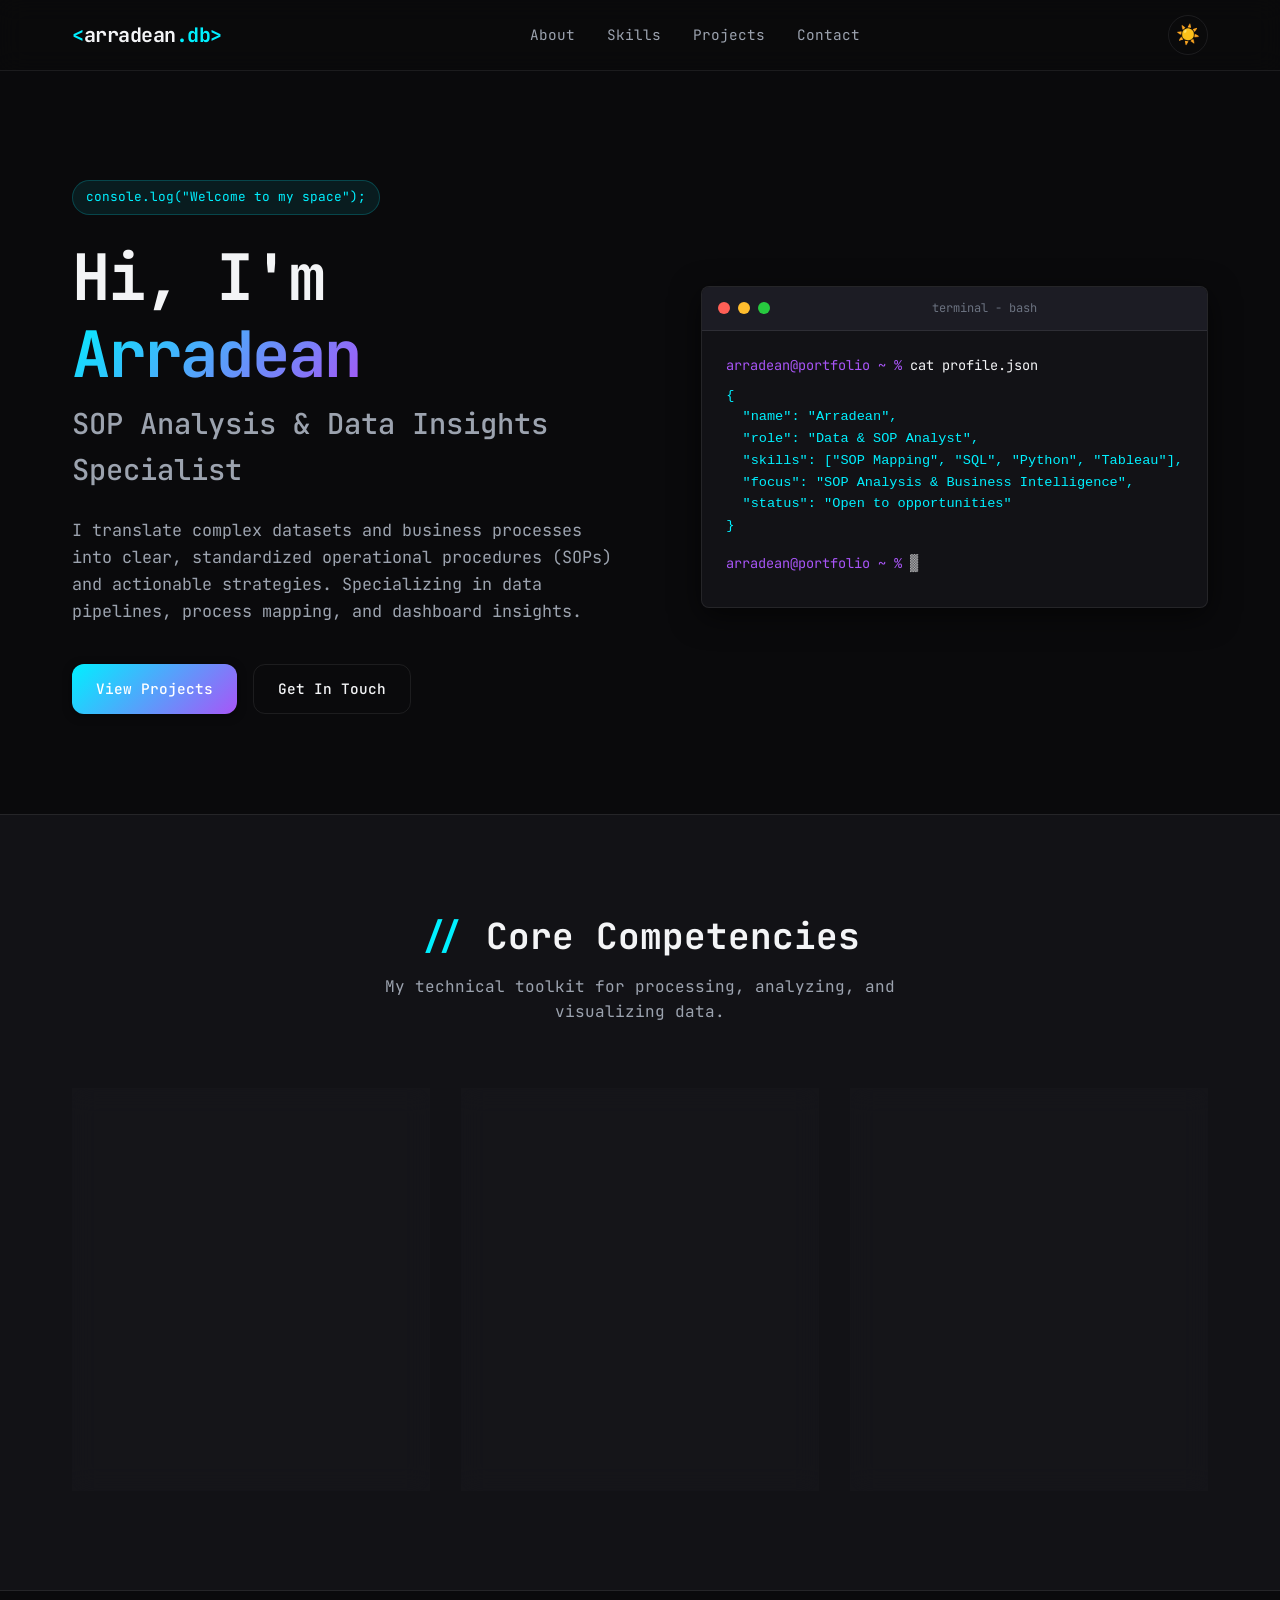
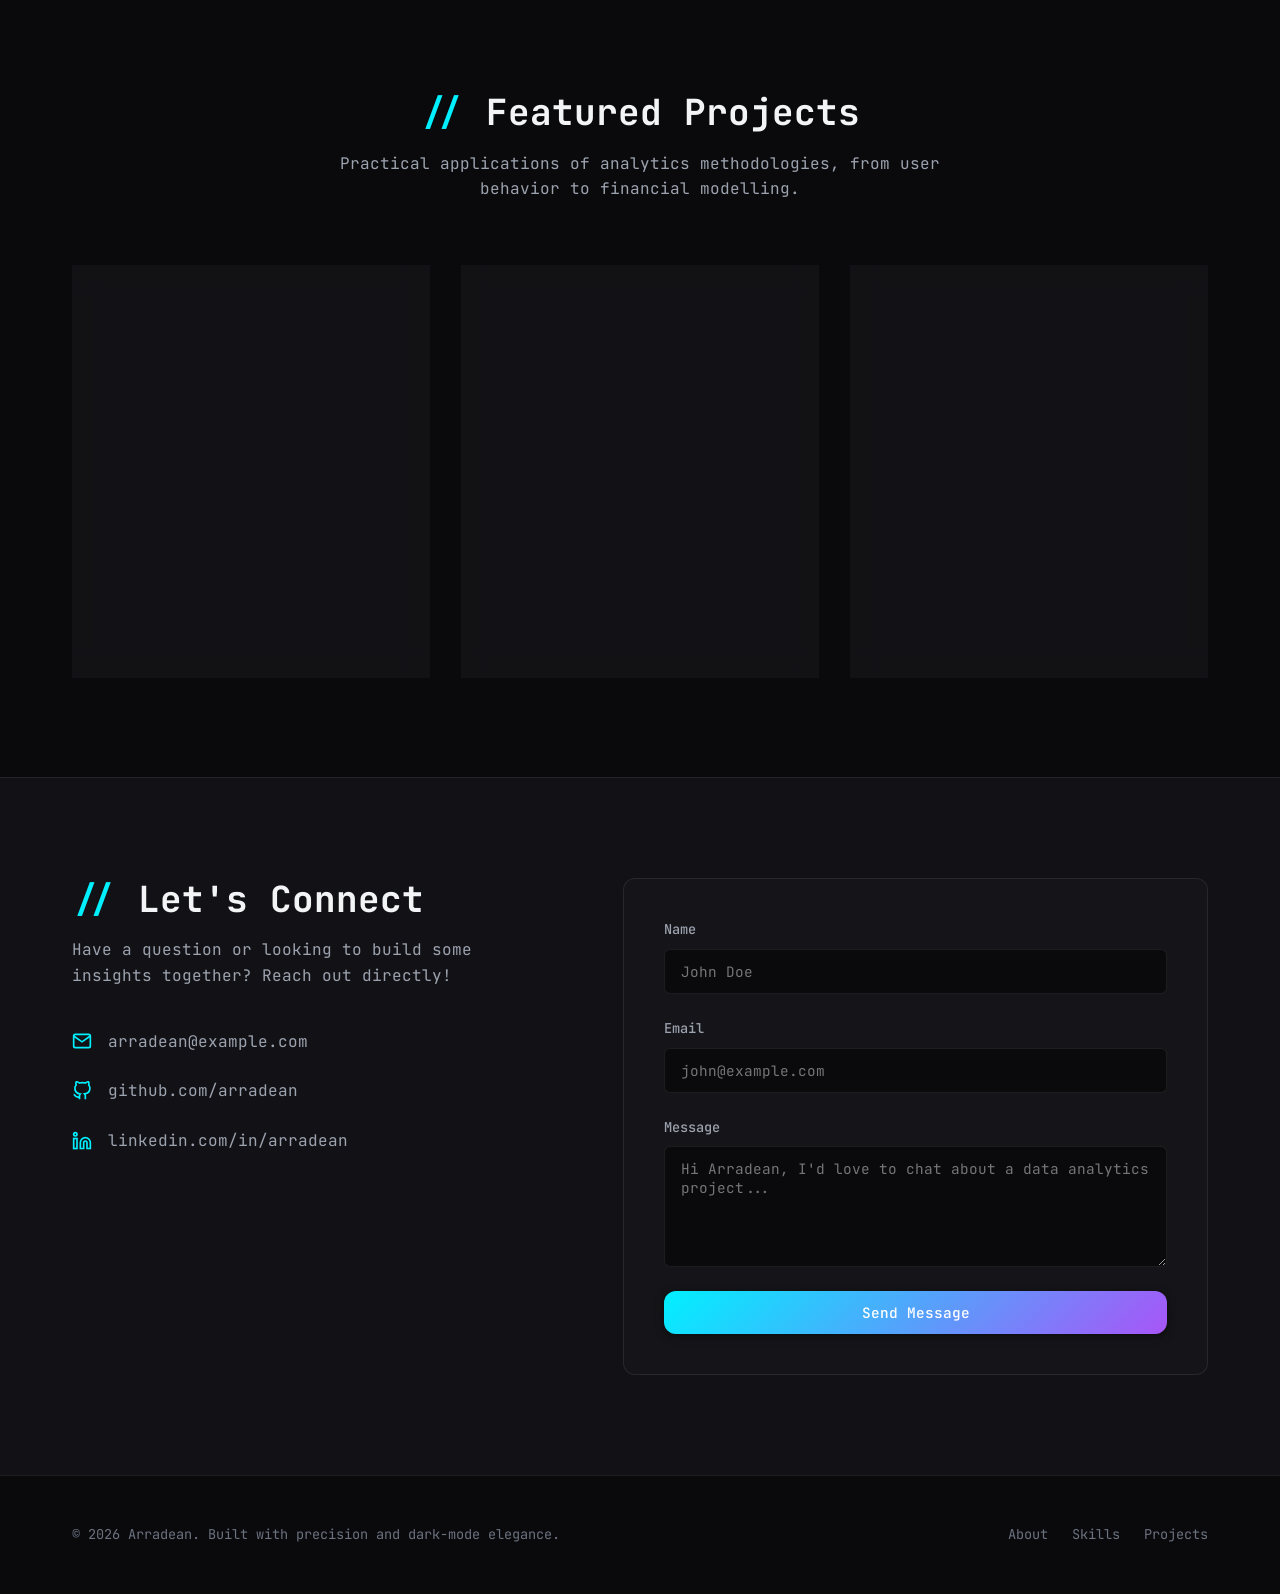
<file: index.html>
<!DOCTYPE html>
<html lang="en">
<head>
  <meta charset="UTF-8">
  <meta name="viewport" content="width=device-width, initial-scale=1.0">
  <title>Arradean | Data Analyst Portfolio</title>
  <meta name="description" content="Portfolio of Arradean, a professional Data Analyst specializing in SQL, Python, Tableau, and business insights.">
  <link rel="stylesheet" href="style.css">
  <!-- Google Fonts: JetBrains Mono & Inter -->
  <link rel="preconnect" href="https://fonts.googleapis.com">
  <link rel="preconnect" href="https://fonts.gstatic.com" crossorigin>
  <link href="https://fonts.googleapis.com/css2?family=Inter:wght@300;400;500;600;700&family=JetBrains+Mono:wght@300;400;500;700&display=swap" rel="stylesheet">
</head>
<body>

  <!-- Navigation -->
  <header id="site-header">
    <div class="container nav-container">
      <a href="#" class="logo">
        <span class="accent">&lt;</span>arradean<span class="accent">.db&gt;</span>
      </a>
      <nav id="main-nav">
        <ul>
          <li><a href="#about" class="nav-link">About</a></li>
          <li><a href="#skills" class="nav-link">Skills</a></li>
          <li><a href="#projects" class="nav-link">Projects</a></li>
          <li><a href="#contact" class="nav-link">Contact</a></li>
        </ul>
      </nav>
      <div class="theme-switch-container">
        <button id="theme-toggle" class="btn-icon" aria-label="Toggle Light/Dark Theme">
          <!-- Icon will be dynamically injected by JS -->
        </button>
      </div>
    </div>
  </header>

  <!-- Hero Section -->
  <section id="about" class="hero-section">
    <div class="container hero-container">
      <div class="hero-content">
        <div class="badge">console.log("Welcome to my space");</div>
        <h1 class="hero-title">Hi, I'm <span class="text-gradient">Arradean</span></h1>
        <p class="hero-subtitle">SOP Analysis & Data Insights Specialist</p>
        <p class="hero-description">
          I translate complex datasets and business processes into clear, standardized operational procedures (SOPs) and actionable strategies. Specializing in data pipelines, process mapping, and dashboard insights.
        </p>
        <div class="hero-actions">
          <a href="#projects" class="btn btn-primary" id="btn-hero-projects">View Projects</a>
          <a href="#contact" class="btn btn-secondary" id="btn-hero-contact">Get In Touch</a>
        </div>
      </div>
      <div class="hero-visual">
        <div class="console-box">
          <div class="console-header">
            <span class="dot red"></span>
            <span class="dot yellow"></span>
            <span class="dot green"></span>
            <span class="console-title">terminal - bash</span>
          </div>
          <div class="console-body">
            <p class="console-line"><span class="c-prompt">arradean@portfolio ~ %</span> cat profile.json</p>
            <pre class="console-output"><code>{
  "name": "Arradean",
  "role": "Data & SOP Analyst",
  "skills": ["SOP Mapping", "SQL", "Python", "Tableau"],
  "focus": "SOP Analysis & Business Intelligence",
  "status": "Open to opportunities"
}</code></pre>
            <p class="console-line"><span class="c-prompt">arradean@portfolio ~ %</span> <span class="blink">▒</span></p>
          </div>
        </div>
      </div>
    </div>
  </section>

  <!-- Skills Section -->
  <section id="skills" class="skills-section">
    <div class="container">
      <div class="section-header">
        <h2 class="section-title"><span class="accent">//</span> Core Competencies</h2>
        <p class="section-desc">My technical toolkit for processing, analyzing, and visualizing data.</p>
      </div>
      
      <div class="skills-grid">
        <!-- Databases & SQL -->
        <div class="skill-card">
          <div class="skill-icon">
            <svg viewBox="0 0 24 24" width="24" height="24" stroke="currentColor" stroke-width="2" fill="none" stroke-linecap="round" stroke-linejoin="round"><path d="M12 22c5.523 0 10-2.239 10-5V5c0-2.761-4.477-5-10-5S2 2.239 2 5v12c0 2.761 4.477 5 10 5z"></path><path d="M22 5c0 2.761-4.477 5-10 5S2 7.761 2 5"></path><path d="M22 11c0 2.761-4.477 5-10 5S2 13.761 2 11"></path></svg>
          </div>
          <h3 class="skill-title">Databases & Querying</h3>
          <ul class="skill-list">
            <li>PostgreSQL / MySQL</li>
            <li>Database Schema Design</li>
            <li>Query Optimization & CTEs</li>
            <li>Window Functions & Joins</li>
          </ul>
        </div>

        <!-- Programming & Libraries -->
        <div class="skill-card">
          <div class="skill-icon">
            <svg viewBox="0 0 24 24" width="24" height="24" stroke="currentColor" stroke-width="2" fill="none" stroke-linecap="round" stroke-linejoin="round"><polyline points="16 18 22 12 16 6"></polyline><polyline points="8 6 2 12 8 18"></polyline></svg>
          </div>
          <h3 class="skill-title">Python Ecosystem</h3>
          <ul class="skill-list">
            <li>Pandas & NumPy</li>
            <li>Matplotlib & Seaborn</li>
            <li>Scikit-Learn (Modeling)</li>
            <li>Jupyter Notebooks</li>
          </ul>
        </div>

        <!-- Business Intelligence -->
        <div class="skill-card">
          <div class="skill-icon">
            <svg viewBox="0 0 24 24" width="24" height="24" stroke="currentColor" stroke-width="2" fill="none" stroke-linecap="round" stroke-linejoin="round"><rect x="3" y="3" width="18" height="18" rx="2" ry="2"></rect><line x1="9" y1="9" x2="9" y2="17"></line><line x1="15" y1="13" x2="15" y2="17"></line><line x1="12" y1="5" x2="12" y2="17"></line></svg>
          </div>
          <h3 class="skill-title">BI & Data Viz</h3>
          <ul class="skill-list">
            <li>Tableau Desktop/Cloud</li>
            <li>Power BI (DAX, Power Query)</li>
            <li>Interactive Dashboard Design</li>
            <li>Storytelling with Data</li>
          </ul>
        </div>
      </div>
    </div>
  </section>

  <!-- Projects Section -->
  <section id="projects" class="projects-section">
    <div class="container">
      <div class="section-header">
        <h2 class="section-title"><span class="accent">//</span> Featured Projects</h2>
        <p class="section-desc">Practical applications of analytics methodologies, from user behavior to financial modelling.</p>
      </div>

      <div class="projects-grid">
        <!-- Project 1 -->
        <div class="project-card" data-project="cohort">
          <div class="project-tag">SQL • Tableau</div>
          <h3 class="project-title">E-Commerce Cohort & LTV Analysis</h3>
          <p class="project-description">
            Analyzed 12 months of transactional data to measure user retention patterns, purchase cycles, and Customer Lifetime Value (LTV).
          </p>
          <button class="btn btn-text" id="btn-project-cohort">Read Case Study &rarr;</button>
        </div>

        <!-- Project 2 -->
        <div class="project-card" data-project="churn">
          <div class="project-tag">Python • Scikit-Learn</div>
          <h3 class="project-title">Predictive Customer Churn Analytics</h3>
          <p class="project-description">
            Developed a machine learning model to classify customer churn risk, identifying critical behavioral patterns leading to user drop-offs.
          </p>
          <button class="btn btn-text" id="btn-project-churn">Read Case Study &rarr;</button>
        </div>

        <!-- Project 3 -->
        <div class="project-card" data-project="finance">
          <div class="project-tag">Python • Power BI</div>
          <h3 class="project-title">Financial Portfolio Optimization</h3>
          <p class="project-description">
            Built a Monte Carlo simulation engine to optimize multi-asset portfolios based on historical risk-return structures.
          </p>
          <button class="btn btn-text" id="btn-project-finance">Read Case Study &rarr;</button>
        </div>
      </div>
    </div>
  </section>

  <!-- Dialog / Modals for Projects -->
  
  <!-- Project 1 Modal: Cohort -->
  <dialog id="modal-cohort" class="project-dialog">
    <div class="dialog-content">
      <div class="dialog-header">
        <h3>E-Commerce Cohort & LTV Analysis</h3>
        <button class="btn-close" aria-label="Close modal">&times;</button>
      </div>
      <div class="dialog-body">
        <h4>Overview</h4>
        <p>This project models customer repeat-purchase behavior to estimate Customer Lifetime Value (LTV) and evaluate cohorts. It enables growth teams to optimize Customer Acquisition Cost (CAC) thresholds.</p>
        
        <h4>Methodology</h4>
        <ol>
          <li>Aggregated invoice transactions in PostgreSQL.</li>
          <li>Segmented users by acquisition month (cohorts) and tracked index months.</li>
          <li>Calculated cumulative LTV metrics and retention rates.</li>
        </ol>

        <h4>SQL Cohort Matrix Query</h4>
        <pre class="code-block"><code>WITH cohort_acquisition AS (
  SELECT customer_id, DATE_TRUNC('month', MIN(order_date)) AS cohort_month
  FROM orders
  GROUP BY 1
),
cohort_index AS (
  SELECT o.customer_id,
         o.order_amount,
         EXTRACT(year FROM age(o.order_date, ca.cohort_month)) * 12 +
         EXTRACT(month FROM age(o.order_date, ca.cohort_month)) AS index_month
  FROM orders o
  JOIN cohort_acquisition ca ON o.customer_id = ca.customer_id
)
SELECT cohort_month,
       index_month,
       COUNT(DISTINCT customer_id) AS active_users,
       SUM(order_amount) AS revenue
FROM cohort_index
GROUP BY 1, 2;</code></pre>

        <h4>Key Insights</h4>
        <ul>
          <li><strong>Retention Dropoff:</strong> 42% drop in active customers by Month 2, suggesting a need for stronger onboarding engagement.</li>
          <li><strong>High-Value Cohorts:</strong> The November cohort showed 18% higher LTV by Month 6, driven by holiday sales and targeted email marketing.</li>
        </ul>
      </div>
    </div>
  </dialog>

  <!-- Project 2 Modal: Churn -->
  <dialog id="modal-churn" class="project-dialog">
    <div class="dialog-content">
      <div class="dialog-header">
        <h3>Predictive Customer Churn Analytics</h3>
        <button class="btn-close" aria-label="Close modal">&times;</button>
      </div>
      <div class="dialog-body">
        <h4>Overview</h4>
        <p>Customer churn directly harms revenue. This project builds a machine learning classification model to identify users exhibiting high-churn behavior, allowing proactive support outreach.</p>

        <h4>Model Details</h4>
        <p>Using a Random Forest Classifier on historical app engagement metrics, we achieved an 87% recall rate, meaning we successfully identified 87% of potential churners before they deactivated.</p>

        <h4>Python Model Pipeline Snippet</h4>
        <pre class="code-block"><code>import pandas as pd
from sklearn.model_selection import train_test_split
from sklearn.ensemble import RandomForestClassifier
from sklearn.metrics import classification_report

# Load user profile & usage aggregates
df = pd.read_csv('user_metrics.csv')
X = df.drop(columns=['user_id', 'churned'])
y = df['churned']

X_train, X_test, y_train, y_test = train_test_split(
    X, y, test_size=0.2, random_state=42, stratify=y
)

# Initialize Random Forest
model = RandomForestClassifier(n_estimators=100, max_depth=8, random_state=42)
model.fit(X_train, y_train)

# Evaluate
preds = model.predict(X_test)
print(classification_report(y_test, preds))</code></pre>

        <h4>Key Insights</h4>
        <ul>
          <li><strong>Feature Importance:</strong> "Days since last login" and "Customer service calls" were the strongest indicators of churn risk.</li>
          <li><strong>Actionable Strategy:</strong> Recommended triggering automated re-engagement emails when a customer reaches 7 consecutive days of inactivity.</li>
        </ul>
      </div>
    </div>
  </dialog>

  <!-- Project 3 Modal: Finance -->
  <dialog id="modal-finance" class="project-dialog">
    <div class="dialog-content">
      <div class="dialog-header">
        <h3>Financial Portfolio Optimization</h3>
        <button class="btn-close" aria-label="Close modal">&times;</button>
      </div>
      <div class="dialog-body">
        <h4>Overview</h4>
        <p>Applying Modern Portfolio Theory (MPT), this project uses quantitative simulation to determine optimal asset allocation percentages that maximize return profiles for a given level of risk.</p>

        <h4>Methodology</h4>
        <p>We perform a Monte Carlo simulation generated over 10,000 distinct allocation weight scenarios for 5 asset classes (Equities, Bonds, Commodities, Real Estate, Cryptocurrencies) to calculate their Sharpe ratios.</p>

        <h4>Python Portfolio Simulation Snippet</h4>
        <pre class="code-block"><code>import numpy as np

# Mocking return averages and covariance matrix
num_portfolios = 10000
num_assets = 5
results = np.zeros((3, num_portfolios))

for i in range(num_portfolios):
    weights = np.random.random(num_assets)
    weights /= np.sum(weights) # Normalize to sum to 1.0
    
    # Calculate portfolio return and volatility
    p_return = np.sum(weights * asset_returns) * 252
    p_volatility = np.sqrt(np.dot(weights.T, np.dot(cov_matrix * 252, weights)))
    
    results[0,i] = p_return
    results[1,i] = p_volatility
    results[2,i] = (p_return - risk_free_rate) / p_volatility # Sharpe Ratio</code></pre>

        <h4>Key Insights</h4>
        <ul>
          <li><strong>Efficient Frontier:</strong> Revealed that an allocation of 45% Equities, 35% Bonds, 10% Gold, 5% Real Estate, and 5% Cryptocurrencies yielded the optimal Sharpe ratio of 1.42.</li>
          <li><strong>Risk Mitigation:</strong> Adding commodities dynamically reduced overall portfolio volatility by 14% while retaining steady returns.</li>
        </ul>
      </div>
    </div>
  </dialog>

  <!-- Contact Section -->
  <section id="contact" class="contact-section">
    <div class="container contact-container">
      <div class="contact-header">
        <h2 class="section-title"><span class="accent">//</span> Let's Connect</h2>
        <p class="section-desc">Have a question or looking to build some insights together? Reach out directly!</p>
        
        <div class="contact-details">
          <div class="contact-item">
            <svg viewBox="0 0 24 24" width="20" height="20" stroke="currentColor" stroke-width="2" fill="none"><path d="M4 4h16c1.1 0 2 .9 2 2v12c0 1.1-.9 2-2 2H4c-1.1 0-2-.9-2-2V6c0-1.1.9-2 2-2z"></path><polyline points="22,6 12,13 2,6"></polyline></svg>
            <a href="mailto:arradean@example.com">arradean@example.com</a>
          </div>
          <div class="contact-item">
            <svg viewBox="0 0 24 24" width="20" height="20" stroke="currentColor" stroke-width="2" fill="none"><path d="M9 19c-5 1.5-5-2.5-7-3m14 6v-3.87a3.37 3.37 0 0 0-.94-2.61c3.14-.35 6.44-1.54 6.44-7A5.44 5.44 0 0 0 20 4.77 5.07 5.07 0 0 0 19.91 1S18.73.65 16 2.48a13.38 13.38 0 0 0-7 0C6.27.65 5.09 1 5.09 1A5.07 5.07 0 0 0 5 4.77a5.44 5.44 0 0 0-1.5 3.78c0 5.42 3.3 6.61 6.44 7A3.37 3.37 0 0 0 9 18.13V22"></path></svg>
            <a href="https://github.com/arradean" target="_blank" rel="noopener noreferrer">github.com/arradean</a>
          </div>
          <div class="contact-item">
            <svg viewBox="0 0 24 24" width="20" height="20" stroke="currentColor" stroke-width="2" fill="none"><path d="M16 8a6 6 0 0 1 6 6v7h-4v-7a2 2 0 0 0-2-2 2 2 0 0 0-2 2v7h-4v-7a6 6 0 0 1 6-6z"></path><rect x="2" y="9" width="4" height="12"></rect><circle cx="4" cy="4" r="2"></circle></svg>
            <a href="https://linkedin.com/in/arradean" target="_blank" rel="noopener noreferrer">linkedin.com/in/arradean</a>
          </div>
        </div>
      </div>
      
      <div class="contact-form-container">
        <form class="contact-form" id="contact-form" onsubmit="event.preventDefault(); alert('Message sent! Thank you.');">
          <div class="form-group">
            <label for="form-name">Name</label>
            <input type="text" id="form-name" required placeholder="John Doe">
          </div>
          <div class="form-group">
            <label for="form-email">Email</label>
            <input type="email" id="form-email" required placeholder="john@example.com">
          </div>
          <div class="form-group">
            <label for="form-message">Message</label>
            <textarea id="form-message" rows="5" required placeholder="Hi Arradean, I'd love to chat about a data analytics project..."></textarea>
          </div>
          <button type="submit" class="btn btn-primary" id="btn-submit-contact">Send Message</button>
        </form>
      </div>
    </div>
  </section>

  <!-- Footer -->
  <footer>
    <div class="container footer-container">
      <p>&copy; 2026 Arradean. Built with precision and dark-mode elegance.</p>
      <div class="footer-links">
        <a href="#about">About</a>
        <a href="#skills">Skills</a>
        <a href="#projects">Projects</a>
      </div>
    </div>
  </footer>

  <script src="app.js"></script>
</body>
</html>
</file>
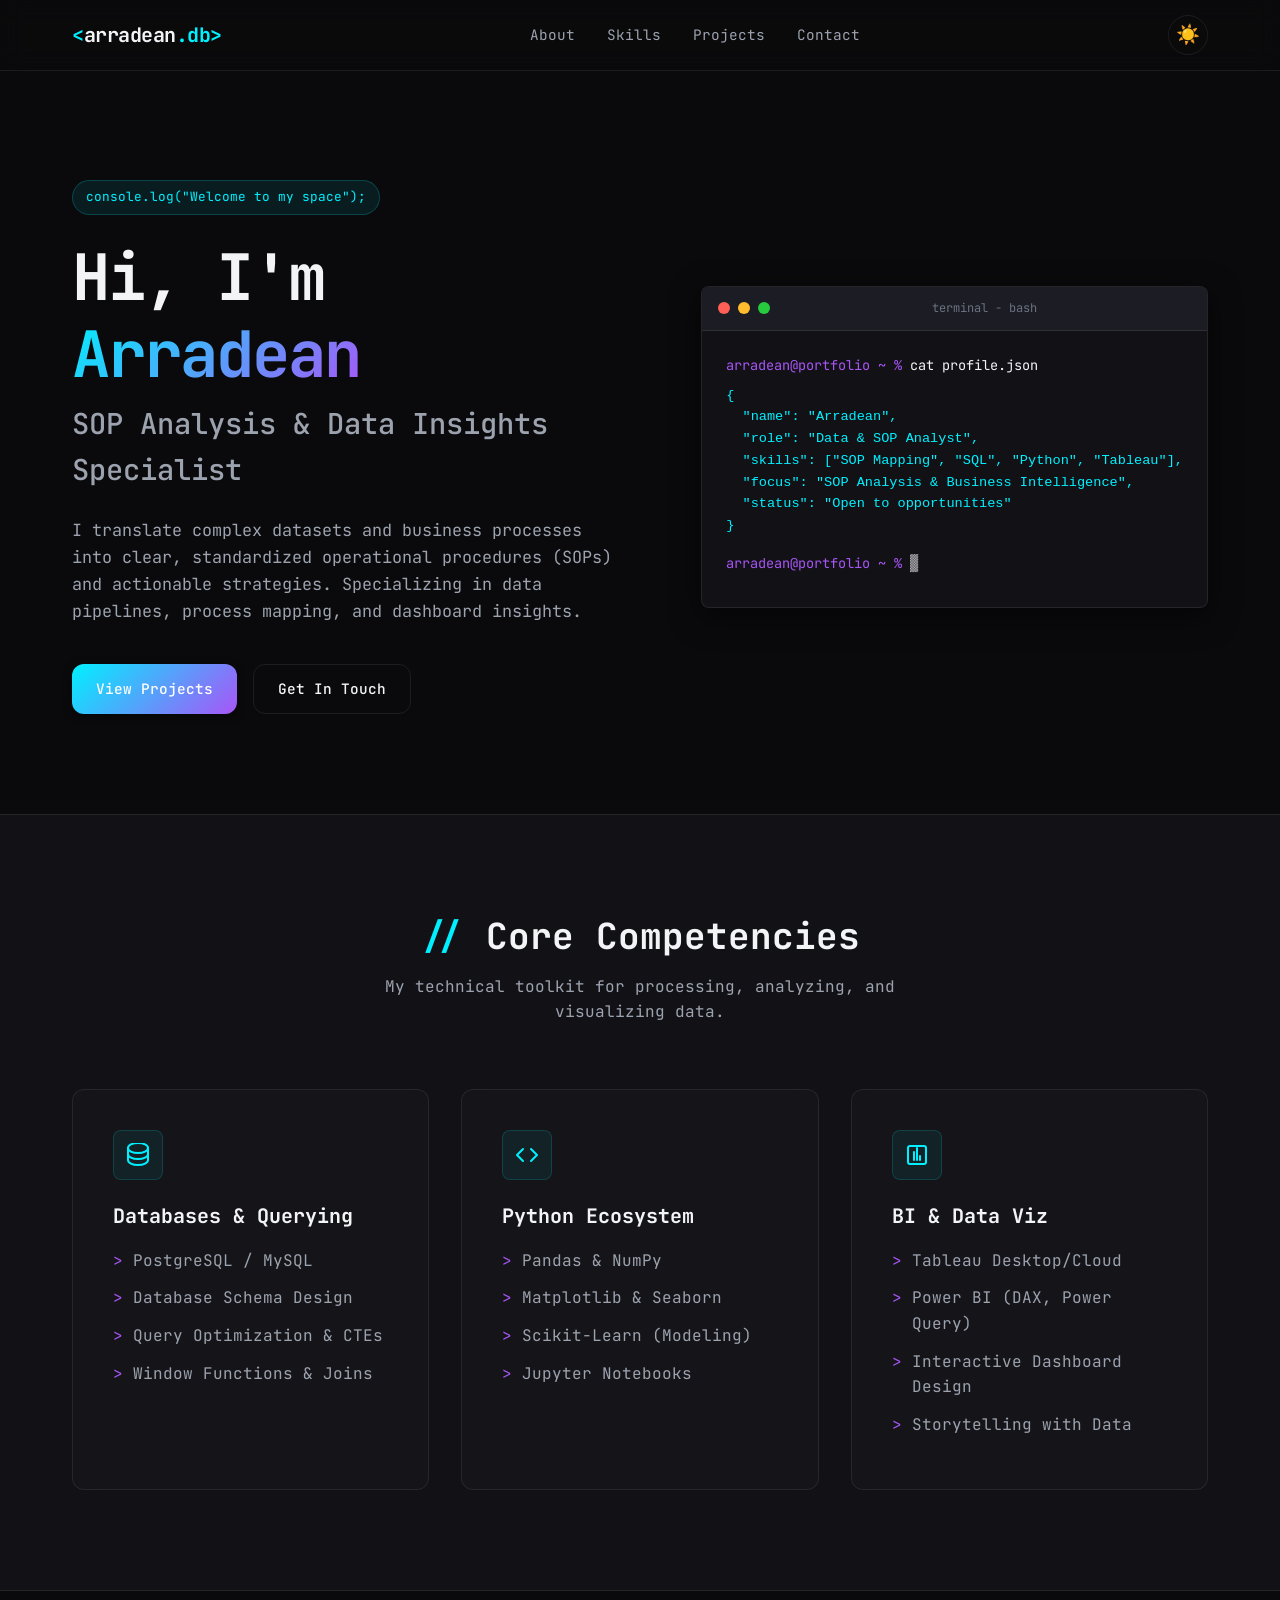
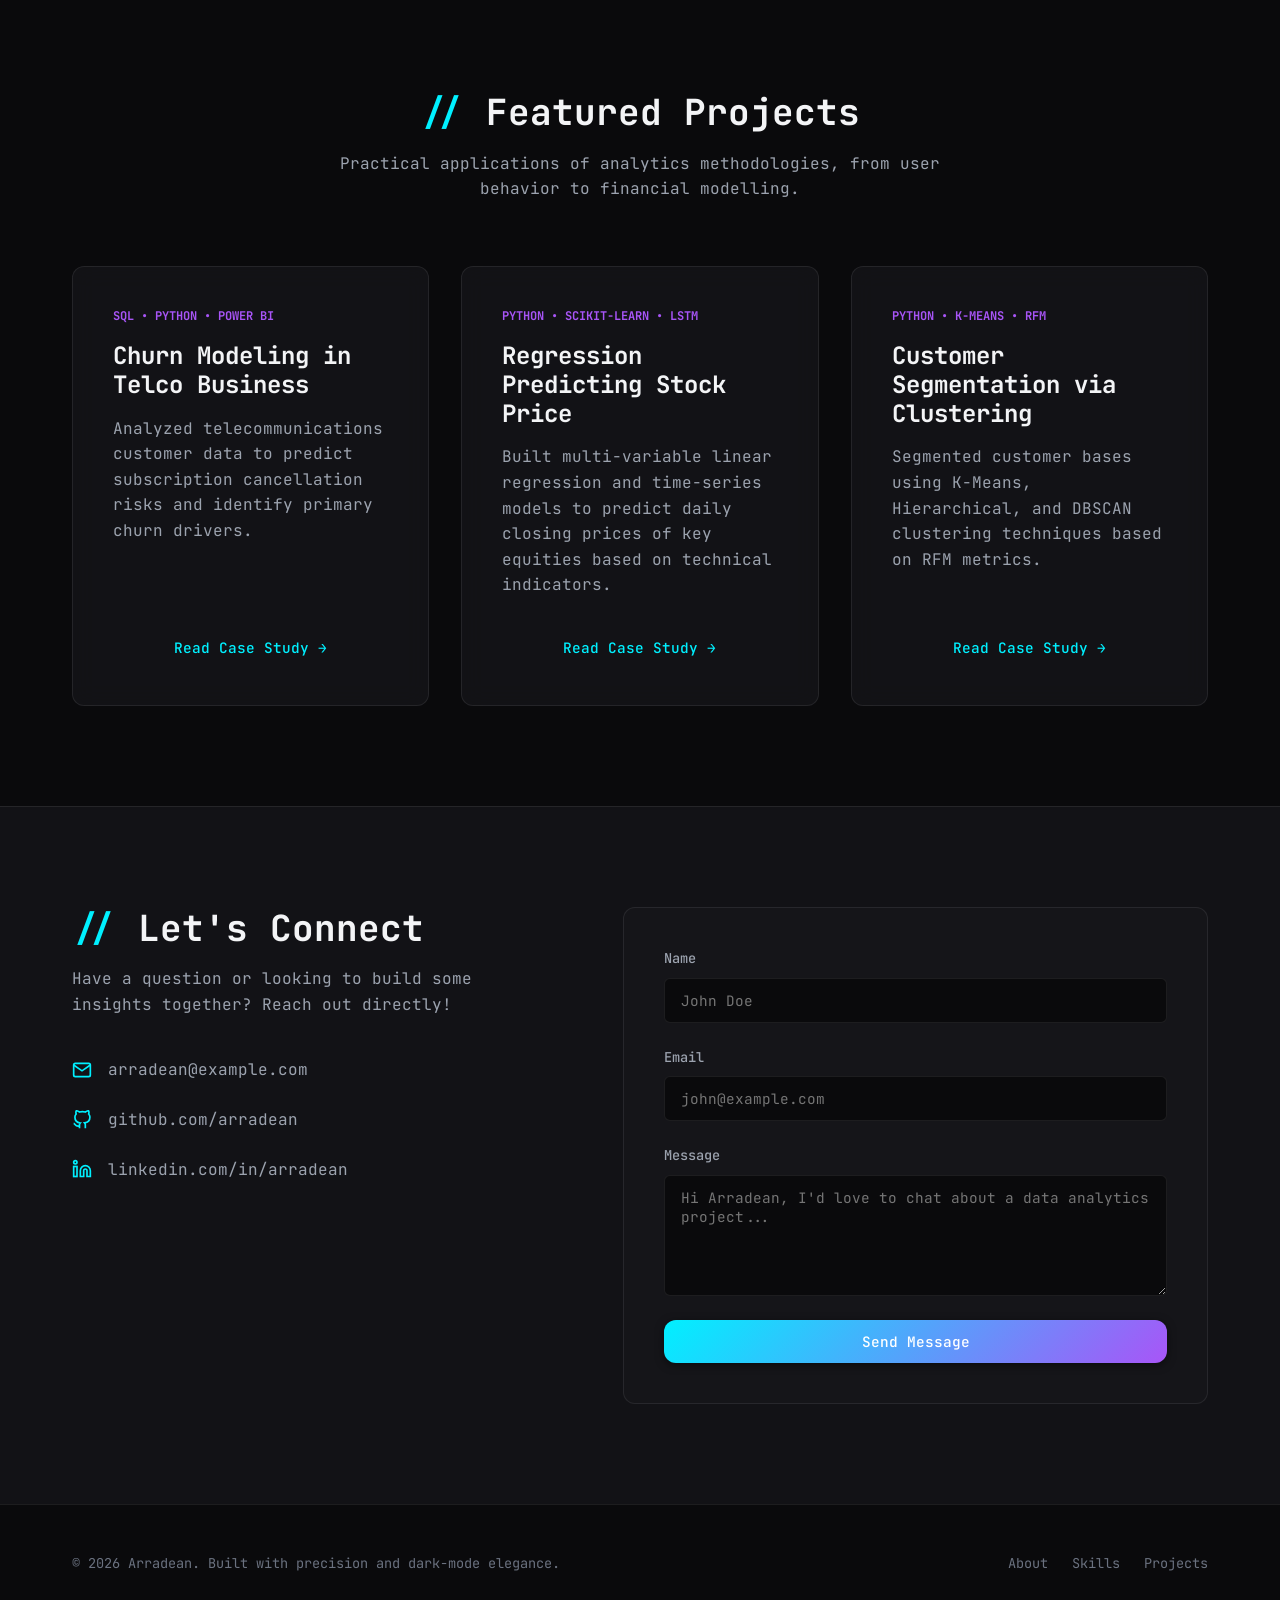
<file: docs/index.html>
<!DOCTYPE html>
<html lang="en">
<head>
  <meta charset="UTF-8">
  <meta name="viewport" content="width=device-width, initial-scale=1.0">
  <title>Arradean | Data Analyst Portfolio</title>
  <meta name="description" content="Portfolio of Arradean, a professional Data Analyst specializing in SQL, Python, Tableau, and business insights.">
  <link rel="stylesheet" href="style.css">
  <!-- Google Fonts: JetBrains Mono & Inter -->
  <link rel="preconnect" href="https://fonts.googleapis.com">
  <link rel="preconnect" href="https://fonts.gstatic.com" crossorigin>
  <link href="https://fonts.googleapis.com/css2?family=Inter:wght@300;400;500;600;700&family=JetBrains+Mono:wght@300;400;500;700&display=swap" rel="stylesheet">
</head>
<body>

  <!-- Navigation -->
  <header id="site-header">
    <div class="container nav-container">
      <a href="#" class="logo">
        <span class="accent">&lt;</span>arradean<span class="accent">.db&gt;</span>
      </a>
      <nav id="main-nav">
        <ul>
          <li><a href="#about" class="nav-link">About</a></li>
          <li><a href="#skills" class="nav-link">Skills</a></li>
          <li><a href="#projects" class="nav-link">Projects</a></li>
          <li><a href="#contact" class="nav-link">Contact</a></li>
        </ul>
      </nav>
      <div class="theme-switch-container">
        <button id="theme-toggle" class="btn-icon" aria-label="Toggle Light/Dark Theme">
          <!-- Icon will be dynamically injected by JS -->
        </button>
      </div>
    </div>
  </header>

  <!-- Hero Section -->
  <section id="about" class="hero-section">
    <div class="container hero-container">
      <div class="hero-content">
        <div class="badge">console.log("Welcome to my space");</div>
        <h1 class="hero-title">Hi, I'm <span class="text-gradient">Arradean</span></h1>
        <p class="hero-subtitle">SOP Analysis & Data Insights Specialist</p>
        <p class="hero-description">
          I translate complex datasets and business processes into clear, standardized operational procedures (SOPs) and actionable strategies. Specializing in data pipelines, process mapping, and dashboard insights.
        </p>
        <div class="hero-actions">
          <a href="#projects" class="btn btn-primary" id="btn-hero-projects">View Projects</a>
          <a href="#contact" class="btn btn-secondary" id="btn-hero-contact">Get In Touch</a>
        </div>
      </div>
      <div class="hero-visual">
        <div class="console-box">
          <div class="console-header">
            <span class="dot red"></span>
            <span class="dot yellow"></span>
            <span class="dot green"></span>
            <span class="console-title">terminal - bash</span>
          </div>
          <div class="console-body">
            <p class="console-line"><span class="c-prompt">arradean@portfolio ~ %</span> cat profile.json</p>
            <pre class="console-output"><code>{
  "name": "Arradean",
  "role": "Data & SOP Analyst",
  "skills": ["SOP Mapping", "SQL", "Python", "Tableau"],
  "focus": "SOP Analysis & Business Intelligence",
  "status": "Open to opportunities"
}</code></pre>
            <p class="console-line"><span class="c-prompt">arradean@portfolio ~ %</span> <span class="blink">▒</span></p>
          </div>
        </div>
      </div>
    </div>
  </section>

  <!-- Skills Section -->
  <section id="skills" class="skills-section">
    <div class="container">
      <div class="section-header">
        <h2 class="section-title"><span class="accent">//</span> Core Competencies</h2>
        <p class="section-desc">My technical toolkit for processing, analyzing, and visualizing data.</p>
      </div>
      
      <div class="skills-grid">
        <!-- Databases & SQL -->
        <div class="skill-card">
          <div class="skill-icon">
            <svg viewBox="0 0 24 24" width="24" height="24" stroke="currentColor" stroke-width="2" fill="none" stroke-linecap="round" stroke-linejoin="round"><path d="M12 22c5.523 0 10-2.239 10-5V5c0-2.761-4.477-5-10-5S2 2.239 2 5v12c0 2.761 4.477 5 10 5z"></path><path d="M22 5c0 2.761-4.477 5-10 5S2 7.761 2 5"></path><path d="M22 11c0 2.761-4.477 5-10 5S2 13.761 2 11"></path></svg>
          </div>
          <h3 class="skill-title">Databases & Querying</h3>
          <ul class="skill-list">
            <li>PostgreSQL / MySQL</li>
            <li>Database Schema Design</li>
            <li>Query Optimization & CTEs</li>
            <li>Window Functions & Joins</li>
          </ul>
        </div>

        <!-- Programming & Libraries -->
        <div class="skill-card">
          <div class="skill-icon">
            <svg viewBox="0 0 24 24" width="24" height="24" stroke="currentColor" stroke-width="2" fill="none" stroke-linecap="round" stroke-linejoin="round"><polyline points="16 18 22 12 16 6"></polyline><polyline points="8 6 2 12 8 18"></polyline></svg>
          </div>
          <h3 class="skill-title">Python Ecosystem</h3>
          <ul class="skill-list">
            <li>Pandas & NumPy</li>
            <li>Matplotlib & Seaborn</li>
            <li>Scikit-Learn (Modeling)</li>
            <li>Jupyter Notebooks</li>
          </ul>
        </div>

        <!-- Business Intelligence -->
        <div class="skill-card">
          <div class="skill-icon">
            <svg viewBox="0 0 24 24" width="24" height="24" stroke="currentColor" stroke-width="2" fill="none" stroke-linecap="round" stroke-linejoin="round"><rect x="3" y="3" width="18" height="18" rx="2" ry="2"></rect><line x1="9" y1="9" x2="9" y2="17"></line><line x1="15" y1="13" x2="15" y2="17"></line><line x1="12" y1="5" x2="12" y2="17"></line></svg>
          </div>
          <h3 class="skill-title">BI & Data Viz</h3>
          <ul class="skill-list">
            <li>Tableau Desktop/Cloud</li>
            <li>Power BI (DAX, Power Query)</li>
            <li>Interactive Dashboard Design</li>
            <li>Storytelling with Data</li>
          </ul>
        </div>
      </div>
    </div>
  </section>

  <!-- Projects Section -->
  <section id="projects" class="projects-section">
    <div class="container">
      <div class="section-header">
        <h2 class="section-title"><span class="accent">//</span> Featured Projects</h2>
        <p class="section-desc">Practical applications of analytics methodologies, from user behavior to financial modelling.</p>
      </div>

      <div class="projects-grid">
        <!-- Project 1 -->
        <div class="project-card" data-project="telco-churn">
          <div class="project-tag">SQL • Python • Power BI</div>
          <h3 class="project-title">Churn Modeling in Telco Business</h3>
          <p class="project-description">
            Analyzed telecommunications customer data to predict subscription cancellation risks and identify primary churn drivers.
          </p>
          <button class="btn btn-text" id="btn-project-telco-churn">Read Case Study &rarr;</button>
        </div>

        <!-- Project 2 -->
        <div class="project-card" data-project="stock-reg">
          <div class="project-tag">Python • Scikit-Learn • LSTM</div>
          <h3 class="project-title">Regression Predicting Stock Price</h3>
          <p class="project-description">
            Built multi-variable linear regression and time-series models to predict daily closing prices of key equities based on technical indicators.
          </p>
          <button class="btn btn-text" id="btn-project-stock-reg">Read Case Study &rarr;</button>
        </div>

        <!-- Project 3 -->
        <div class="project-card" data-project="cust-segment">
          <div class="project-tag">Python • K-Means • RFM</div>
          <h3 class="project-title">Customer Segmentation via Clustering</h3>
          <p class="project-description">
            Segmented customer bases using K-Means, Hierarchical, and DBSCAN clustering techniques based on RFM metrics.
          </p>
          <button class="btn btn-text" id="btn-project-cust-segment">Read Case Study &rarr;</button>
        </div>
      </div>
    </div>
  </section>

  <!-- Dialog / Modals for Projects -->
  
  <!-- Project 1 Modal: Telco Churn -->
  <dialog id="modal-telco-churn" class="project-dialog">
    <div class="dialog-content">
      <div class="dialog-header">
        <h3>Churn Modeling in Telco Business</h3>
        <button class="btn-close" aria-label="Close modal">&times;</button>
      </div>
      <div class="dialog-body">
        <h4>Overview</h4>
        <p>This project focuses on developing a predictive model to identify telco subscribers at high risk of churning. By analyzing historical contract types, monthly charges, and usage metrics, we help customer retention teams execute targeted interventions.</p>
        
        <h4>Methodology</h4>
        <ol>
          <li>Cleaned and preprocessed customer demographic and usage features in Python (Pandas).</li>
          <li>Executed SQL queries to join billing datasets with subscriber interaction logs.</li>
          <li>Built and tuned classification models (XGBoost) using Scikit-Learn.</li>
        </ol>

        <h4>SQL Query to Isolate High-Risk Segments</h4>
        <pre class="code-block"><code>-- SQL Query to isolate high-risk customer segments
SELECT 
    customer_id, 
    tenure_months, 
    contract_type, 
    monthly_charges,
    internet_service_type,
    CASE 
        WHEN monthly_charges > 70 AND tenure_months < 12 AND contract_type = 'Month-to-month' THEN 'High Risk'
        WHEN contract_type = 'Month-to-month' THEN 'Medium Risk'
        ELSE 'Low Risk'
    END AS risk_tier
FROM telco_customers
WHERE status = 'Active'
ORDER BY monthly_charges DESC;</code></pre>

        <h4>Key Insights</h4>
        <ul>
          <li><strong>Contract Risk:</strong> Customers on month-to-month contracts are 5x more likely to churn than those on annual contracts.</li>
          <li><strong>Friction Points:</strong> Subscribers experiencing payment method failures churned within 30 days of the failure.</li>
          <li><strong>Retention Strategy:</strong> Offered a 15% discount for switching from fiber optic to DSL/basic packages, saving 22% of at-risk users.</li>
        </ul>
      </div>
    </div>
  </dialog>

  <!-- Project 2 Modal: Stock Regression -->
  <dialog id="modal-stock-reg" class="project-dialog">
    <div class="dialog-content">
      <div class="dialog-header">
        <h3>Regression Predicting Stock Price</h3>
        <button class="btn-close" aria-label="Close modal">&times;</button>
      </div>
      <div class="dialog-body">
        <h4>Overview</h4>
        <p>Utilizing historical price data, moving averages, and volatility indices, this project implements multiple regression models to forecast short-term stock prices and support algorithmic trading decisions.</p>

        <h4>Methodology</h4>
        <ol>
          <li>Extracted historical equity data using <code>yfinance</code>.</li>
          <li>Engineered technical indicators (RSI, MACD, 50-day and 200-day Simple Moving Averages).</li>
          <li>Trained and cross-validated Linear Regression and Ridge Regression models.</li>
        </ol>

        <h4>Python Model Pipeline Snippet</h4>
        <pre class="code-block"><code>import pandas as pd
from sklearn.linear_model import Ridge
from sklearn.preprocessing import StandardScaler

# Load stock data and engineer features
df = pd.read_csv('stock_prices.csv')
df['SMA_50'] = df['Close'].rolling(window=50).mean()
df['RSI'] = calculate_rsi(df['Close'])
df = df.dropna()

# Split features and target
X = df[['SMA_50', 'RSI', 'Volume']]
y = df['Next_Day_Close']

# Standardize and fit Ridge Regression
scaler = StandardScaler()
X_scaled = scaler.fit_transform(X)
model = Ridge(alpha=1.0)
model.fit(X_scaled, y)</code></pre>

        <h4>Key Insights</h4>
        <ul>
          <li><strong>Feature Weight:</strong> Historical volume and standard deviation of the last 14 days had the highest predictive coefficients.</li>
          <li><strong>Error Rate:</strong> Achieved a Mean Absolute Percentage Error (MAPE) of 1.45% on a 30-day forward test window.</li>
        </ul>
      </div>
    </div>
  </dialog>

  <!-- Project 3 Modal: Customer Segmentation -->
  <dialog id="modal-cust-segment" class="project-dialog">
    <div class="dialog-content">
      <div class="dialog-header">
        <h3>Customer Segmentation using Clustering</h3>
        <button class="btn-close" aria-label="Close modal">&times;</button>
      </div>
      <div class="dialog-body">
        <h4>Overview</h4>
        <p>Understanding user diversity is key to targeted marketing. This project applies unsupervised learning to segment e-commerce customers into distinct groups, optimizing marketing campaign spend.</p>

        <h4>Methodology</h4>
        <ol>
          <li>Calculated Recency, Frequency, and Monetary (RFM) values from transaction logs.</li>
          <li>Applied Log Transformation and MinMax scaling to normalize heavily skewed distributions.</li>
          <li>Compared K-Means (Elbow method/Silhouette score), Agglomerative Hierarchical, and DBSCAN clustering.</li>
        </ol>

        <h4>Python Portfolio Clustering Snippet</h4>
        <pre class="code-block"><code>from sklearn.cluster import KMeans
from sklearn.metrics import silhouette_score

# Normalizing RFM metrics
rfm_scaled = scaler.fit_transform(rfm_df[['Recency', 'Frequency', 'Monetary']])

# Iterate to find optimal cluster count
for k in range(2, 6):
    kmeans = KMeans(n_clusters=k, random_state=42, n_init=10)
    labels = kmeans.fit_predict(rfm_scaled)
    score = silhouette_score(rfm_scaled, labels)
    print(f"Clusters: {k}, Silhouette Score: {score:.2f}")</code></pre>

        <h4>Key Insights</h4>
        <ul>
          <li><strong>Optimal Segments:</strong> Identified 4 distinct customer personas: Champions, Loyal Customers, At-Risk, and Hibernating.</li>
          <li><strong>Targeted Impact:</strong> Tailored marketing campaigns directed at the 'At-Risk' cohort boosted engagement by 28% and recovered 12% in sales.</li>
        </ul>
      </div>
    </div>
  </dialog>

  <!-- Contact Section -->
  <section id="contact" class="contact-section">
    <div class="container contact-container">
      <div class="contact-header">
        <h2 class="section-title"><span class="accent">//</span> Let's Connect</h2>
        <p class="section-desc">Have a question or looking to build some insights together? Reach out directly!</p>
        
        <div class="contact-details">
          <div class="contact-item">
            <svg viewBox="0 0 24 24" width="20" height="20" stroke="currentColor" stroke-width="2" fill="none"><path d="M4 4h16c1.1 0 2 .9 2 2v12c0 1.1-.9 2-2 2H4c-1.1 0-2-.9-2-2V6c0-1.1.9-2 2-2z"></path><polyline points="22,6 12,13 2,6"></polyline></svg>
            <a href="mailto:arradean@example.com">arradean@example.com</a>
          </div>
          <div class="contact-item">
            <svg viewBox="0 0 24 24" width="20" height="20" stroke="currentColor" stroke-width="2" fill="none"><path d="M9 19c-5 1.5-5-2.5-7-3m14 6v-3.87a3.37 3.37 0 0 0-.94-2.61c3.14-.35 6.44-1.54 6.44-7A5.44 5.44 0 0 0 20 4.77 5.07 5.07 0 0 0 19.91 1S18.73.65 16 2.48a13.38 13.38 0 0 0-7 0C6.27.65 5.09 1 5.09 1A5.07 5.07 0 0 0 5 4.77a5.44 5.44 0 0 0-1.5 3.78c0 5.42 3.3 6.61 6.44 7A3.37 3.37 0 0 0 9 18.13V22"></path></svg>
            <a href="https://github.com/arradean" target="_blank" rel="noopener noreferrer">github.com/arradean</a>
          </div>
          <div class="contact-item">
            <svg viewBox="0 0 24 24" width="20" height="20" stroke="currentColor" stroke-width="2" fill="none"><path d="M16 8a6 6 0 0 1 6 6v7h-4v-7a2 2 0 0 0-2-2 2 2 0 0 0-2 2v7h-4v-7a6 6 0 0 1 6-6z"></path><rect x="2" y="9" width="4" height="12"></rect><circle cx="4" cy="4" r="2"></circle></svg>
            <a href="https://linkedin.com/in/arradean" target="_blank" rel="noopener noreferrer">linkedin.com/in/arradean</a>
          </div>
        </div>
      </div>
      
      <div class="contact-form-container">
        <form class="contact-form" id="contact-form" onsubmit="event.preventDefault(); alert('Message sent! Thank you.');">
          <div class="form-group">
            <label for="form-name">Name</label>
            <input type="text" id="form-name" required placeholder="John Doe">
          </div>
          <div class="form-group">
            <label for="form-email">Email</label>
            <input type="email" id="form-email" required placeholder="john@example.com">
          </div>
          <div class="form-group">
            <label for="form-message">Message</label>
            <textarea id="form-message" rows="5" required placeholder="Hi Arradean, I'd love to chat about a data analytics project..."></textarea>
          </div>
          <button type="submit" class="btn btn-primary" id="btn-submit-contact">Send Message</button>
        </form>
      </div>
    </div>
  </section>

  <!-- Footer -->
  <footer>
    <div class="container footer-container">
      <p>&copy; 2026 Arradean. Built with precision and dark-mode elegance.</p>
      <div class="footer-links">
        <a href="#about">About</a>
        <a href="#skills">Skills</a>
        <a href="#projects">Projects</a>
      </div>
    </div>
  </footer>

  <script src="app.js"></script>
</body>
</html>
</file>
<file: style.css>
/* ==========================================================================
   Arradean's Portfolio Stylesheet
   Theme: Modern Developer Dark Theme
   Font: JetBrains Mono
   ========================================================================== */

/* Theme Variables */
:root {
  --font-mono: 'JetBrains Mono', monospace;
  --font-sans: 'Inter', sans-serif; /* Fallback but JetBrains is primary */
  
  /* Dark Theme Colors */
  --bg-base: #0a0a0c;
  --bg-surface: #121216;
  --bg-card: rgba(24, 24, 28, 0.65);
  --bg-card-hover: rgba(32, 32, 38, 0.8);
  
  --border-color: rgba(255, 255, 255, 0.08);
  --border-color-hover: rgba(0, 240, 255, 0.3);
  
  --text-primary: #f3f4f6;
  --text-secondary: #9ca3af;
  --text-muted: #6b7280;
  
  /* Accents */
  --accent: #00f0ff; /* Neon Cyan */
  --accent-secondary: #a855f7; /* Violet */
  --accent-success: #10b981; /* Emerald */
  --accent-gradient: linear-gradient(135deg, #00f0ff 0%, #a855f7 100%);
  
  --shadow-sm: 0 2px 8px rgba(0, 0, 0, 0.5);
  --shadow-md: 0 8px 30px rgba(0, 0, 0, 0.6);
  --shadow-accent: 0 0 20px rgba(0, 240, 255, 0.15);
  
  --transition: all 0.3s cubic-bezier(0.4, 0, 0.2, 1);
  --border-radius: 12px;
}

/* Light Theme overrides */
body.light-mode {
  --bg-base: #f4f5f7;
  --bg-surface: #ffffff;
  --bg-card: rgba(255, 255, 255, 0.7);
  --bg-card-hover: rgba(240, 242, 245, 0.9);
  
  --border-color: rgba(0, 0, 0, 0.08);
  --border-color-hover: rgba(168, 85, 247, 0.3);
  
  --text-primary: #111827;
  --text-secondary: #4b5563;
  --text-muted: #9ca3af;
  
  --accent: #7c3aed; /* Deep Purple */
  --accent-secondary: #06b6d4; /* Dark Cyan */
  --accent-gradient: linear-gradient(135deg, #7c3aed 0%, #06b6d4 100%);
  
  --shadow-sm: 0 2px 8px rgba(0, 0, 0, 0.05);
  --shadow-md: 0 8px 30px rgba(0, 0, 0, 0.08);
  --shadow-accent: 0 0 20px rgba(124, 58, 237, 0.1);
}

/* Base Styles */
* {
  box-sizing: border-box;
  margin: 0;
  padding: 0;
}

html {
  scroll-behavior: smooth;
  font-size: 16px;
}

body {
  font-family: var(--font-mono);
  background-color: var(--bg-base);
  color: var(--text-primary);
  line-height: 1.6;
  overflow-x: hidden;
  transition: background-color 0.3s ease, color 0.3s ease;
}

.container {
  max-width: 1200px;
  margin: 0 auto;
  padding: 0 2rem;
}

/* Typography */
h1, h2, h3, h4 {
  font-weight: 700;
  line-height: 1.2;
  color: var(--text-primary);
}

a {
  color: inherit;
  text-decoration: none;
  transition: var(--transition);
}

ul {
  list-style: none;
}

/* Buttons */
.btn {
  display: inline-flex;
  align-items: center;
  justify-content: center;
  padding: 0.75rem 1.5rem;
  border-radius: var(--border-radius);
  font-family: var(--font-mono);
  font-size: 0.9rem;
  font-weight: 500;
  cursor: pointer;
  transition: var(--transition);
}

.btn-primary {
  background: var(--accent-gradient);
  color: #ffffff;
  border: none;
  box-shadow: var(--shadow-sm);
}

.btn-primary:hover {
  transform: translateY(-2px);
  box-shadow: 0 10px 25px rgba(0, 240, 255, 0.35);
}

.btn-secondary {
  background: transparent;
  color: var(--text-primary);
  border: 1px solid var(--border-color);
}

.btn-secondary:hover {
  background: rgba(255, 255, 255, 0.05);
  border-color: var(--text-secondary);
  transform: translateY(-2px);
}

.btn-text {
  background: none;
  border: none;
  color: var(--accent);
  font-family: var(--font-mono);
  font-weight: 500;
  cursor: pointer;
  padding: 0.5rem 0;
  display: inline-flex;
  align-items: center;
}

.btn-text:hover {
  color: var(--accent-secondary);
}

.btn-icon {
  background: transparent;
  border: 1px solid var(--border-color);
  color: var(--text-secondary);
  width: 40px;
  height: 40px;
  border-radius: 50%;
  cursor: pointer;
  display: inline-flex;
  align-items: center;
  justify-content: center;
  transition: var(--transition);
}

.btn-icon:hover {
  border-color: var(--accent);
  color: var(--accent);
  background: rgba(0, 240, 255, 0.05);
}

.btn-icon svg {
  width: 18px;
  height: 18px;
}

/* Header & Nav */
#site-header {
  position: fixed;
  top: 0;
  left: 0;
  width: 100%;
  z-index: 100;
  background: rgba(10, 10, 12, 0.7);
  backdrop-filter: blur(12px);
  border-bottom: 1px solid var(--border-color);
  transition: var(--transition);
}

#site-header.scrolled {
  padding: 0.5rem 0;
  background: rgba(10, 10, 12, 0.9);
  box-shadow: var(--shadow-sm);
}

.nav-container {
  display: flex;
  justify-content: space-between;
  align-items: center;
  height: 70px;
}

.logo {
  font-weight: 700;
  font-size: 1.25rem;
  letter-spacing: -0.5px;
}

.logo .accent {
  color: var(--accent);
}

#main-nav ul {
  display: flex;
  gap: 2rem;
}

.nav-link {
  font-size: 0.9rem;
  color: var(--text-secondary);
  position: relative;
  padding: 0.5rem 0;
}

.nav-link:hover {
  color: var(--text-primary);
}

.nav-link::after {
  content: '';
  position: absolute;
  bottom: 0;
  left: 0;
  width: 0;
  height: 2px;
  background: var(--accent-gradient);
  transition: var(--transition);
}

.nav-link:hover::after {
  width: 100%;
}

/* Hero Section */
.hero-section {
  padding: 180px 0 100px;
  min-height: 90vh;
  display: flex;
  align-items: center;
}

.hero-container {
  display: grid;
  grid-template-columns: 1.2fr 1fr;
  gap: 4rem;
  align-items: center;
}

.badge {
  display: inline-block;
  padding: 0.4rem 0.8rem;
  background: rgba(0, 240, 255, 0.08);
  border: 1px solid rgba(0, 240, 255, 0.2);
  border-radius: 30px;
  color: var(--accent);
  font-size: 0.8rem;
  margin-bottom: 1.5rem;
}

.hero-title {
  font-size: 4rem;
  margin-bottom: 0.5rem;
  letter-spacing: -2px;
}

.text-gradient {
  background: var(--accent-gradient);
  -webkit-background-clip: text;
  -webkit-text-fill-color: transparent;
}

.hero-subtitle {
  font-size: 1.8rem;
  color: var(--text-secondary);
  margin-bottom: 1.5rem;
  font-weight: 500;
}

.hero-description {
  color: var(--text-secondary);
  font-size: 1.05rem;
  max-width: 540px;
  margin-bottom: 2.5rem;
}

.hero-actions {
  display: flex;
  gap: 1rem;
}

/* Console visual mockup */
.console-box {
  background: #121216;
  border: 1px solid var(--border-color);
  border-radius: 8px;
  box-shadow: var(--shadow-md);
  overflow: hidden;
}

.console-header {
  background: #1c1c24;
  padding: 0.75rem 1rem;
  display: flex;
  align-items: center;
  gap: 0.5rem;
  border-bottom: 1px solid var(--border-color);
}

.dot {
  width: 12px;
  height: 12px;
  border-radius: 50%;
}

.dot.red { background: #ff5f56; }
.dot.yellow { background: #ffbd2e; }
.dot.green { background: #27c93f; }

.console-title {
  margin-left: auto;
  margin-right: auto;
  font-size: 0.75rem;
  color: var(--text-muted);
}

.console-body {
  padding: 1.5rem;
  font-size: 0.85rem;
}

.console-line {
  color: var(--text-primary);
  margin-bottom: 0.5rem;
}

.c-prompt {
  color: var(--accent-secondary);
}

.console-output {
  color: var(--accent);
  margin-bottom: 1rem;
}

.blink {
  animation: blink-animation 1s steps(2, start) infinite;
}

@keyframes blink-animation {
  to { visibility: hidden; }
}

/* Section Common Headers */
.section-header {
  text-align: center;
  margin-bottom: 4rem;
}

.section-title {
  font-size: 2.25rem;
  margin-bottom: 1rem;
}

.section-title .accent {
  color: var(--accent);
}

.section-desc {
  color: var(--text-secondary);
  max-width: 600px;
  margin: 0 auto;
}

/* Skills Section */
.skills-section {
  padding: 100px 0;
  background-color: var(--bg-surface);
  border-top: 1px solid var(--border-color);
  border-bottom: 1px solid var(--border-color);
}

.skills-grid {
  display: grid;
  grid-template-columns: repeat(auto-fit, minmax(320px, 1fr));
  gap: 2rem;
}

.skill-card {
  background: var(--bg-card);
  backdrop-filter: blur(12px);
  border: 1px solid var(--border-color);
  border-radius: var(--border-radius);
  padding: 2.5rem;
  transition: var(--transition);
}

.skill-card:hover {
  transform: translateY(-5px);
  border-color: var(--border-color-hover);
  box-shadow: var(--shadow-accent);
}

.skill-icon {
  width: 50px;
  height: 50px;
  border-radius: 8px;
  background: rgba(0, 240, 255, 0.06);
  border: 1px solid rgba(0, 240, 255, 0.15);
  display: flex;
  align-items: center;
  justify-content: center;
  color: var(--accent);
  margin-bottom: 1.5rem;
}

.skill-title {
  font-size: 1.25rem;
  margin-bottom: 1.25rem;
}

.skill-list li {
  color: var(--text-secondary);
  margin-bottom: 0.75rem;
  position: relative;
  padding-left: 1.25rem;
}

.skill-list li::before {
  content: '>';
  position: absolute;
  left: 0;
  color: var(--accent-secondary);
}

/* Projects Section */
.projects-section {
  padding: 100px 0;
}

.projects-grid {
  display: grid;
  grid-template-columns: repeat(auto-fit, minmax(320px, 1fr));
  gap: 2rem;
}

.project-card {
  background: var(--bg-card);
  backdrop-filter: blur(12px);
  border: 1px solid var(--border-color);
  border-radius: var(--border-radius);
  padding: 2.5rem;
  display: flex;
  flex-direction: column;
  height: 100%;
  transition: var(--transition);
}

.project-card:hover {
  transform: translateY(-5px);
  border-color: var(--border-color-hover);
  box-shadow: var(--shadow-accent);
}

.project-tag {
  font-size: 0.75rem;
  color: var(--accent-secondary);
  font-weight: 700;
  text-transform: uppercase;
  margin-bottom: 1rem;
}

.project-title {
  font-size: 1.5rem;
  margin-bottom: 1rem;
}

.project-description {
  color: var(--text-secondary);
  margin-bottom: 2rem;
  flex-grow: 1;
}

/* Modals / Dialog elements styling */
.project-dialog {
  border: none;
  background: transparent;
  width: 90%;
  max-width: 800px;
  position: fixed;
  top: 50%;
  left: 50%;
  transform: translate(-50%, -50%) scale(0.95);
  opacity: 0;
  transition: transform 0.3s ease, opacity 0.3s ease;
  pointer-events: none;
}

.project-dialog[open] {
  opacity: 1;
  transform: translate(-50%, -50%) scale(1);
  pointer-events: auto;
}

.project-dialog::backdrop {
  background: rgba(5, 5, 8, 0.85);
  backdrop-filter: blur(8px);
  opacity: 0;
  transition: opacity 0.3s ease;
}

.project-dialog[open]::backdrop {
  opacity: 1;
}

.dialog-content {
  background: #121216;
  border: 1px solid var(--border-color);
  border-radius: var(--border-radius);
  box-shadow: var(--shadow-md);
  max-height: 90vh;
  display: flex;
  flex-direction: column;
  overflow: hidden;
}

.dialog-header {
  padding: 1.5rem 2rem;
  border-bottom: 1px solid var(--border-color);
  display: flex;
  justify-content: space-between;
  align-items: center;
}

.dialog-header h3 {
  font-size: 1.5rem;
}

.btn-close {
  background: transparent;
  border: none;
  color: var(--text-secondary);
  font-size: 2rem;
  line-height: 1;
  cursor: pointer;
  transition: var(--transition);
}

.btn-close:hover {
  color: var(--accent);
}

.dialog-body {
  padding: 2rem;
  overflow-y: auto;
}

.dialog-body h4 {
  font-size: 1.1rem;
  color: var(--accent);
  margin-top: 1.5rem;
  margin-bottom: 0.5rem;
}

.dialog-body h4:first-of-type {
  margin-top: 0;
}

.dialog-body p, .dialog-body ol, .dialog-body ul {
  color: var(--text-secondary);
  margin-bottom: 1.25rem;
}

.dialog-body ol, .dialog-body ul {
  padding-left: 1.5rem;
}

.dialog-body li {
  margin-bottom: 0.5rem;
}

/* Code Blocks inside dialog */
.code-block {
  background: #0a0a0c;
  border: 1px solid var(--border-color);
  border-radius: 6px;
  padding: 1.25rem;
  margin: 1.5rem 0;
  overflow-x: auto;
  font-size: 0.85rem;
  color: #92d8ff;
}

.code-block code {
  font-family: var(--font-mono);
}

/* Contact Section */
.contact-section {
  padding: 100px 0;
  background-color: var(--bg-surface);
  border-top: 1px solid var(--border-color);
}

.contact-container {
  display: grid;
  grid-template-columns: 1fr 1.2fr;
  gap: 4rem;
}

.contact-details {
  display: flex;
  flex-direction: column;
  gap: 1.5rem;
  margin-top: 2.5rem;
}

.contact-item {
  display: flex;
  align-items: center;
  gap: 1rem;
  color: var(--text-secondary);
}

.contact-item svg {
  color: var(--accent);
  flex-shrink: 0;
}

.contact-item a:hover {
  color: var(--accent);
}

.contact-form-container {
  background: var(--bg-card);
  border: 1px solid var(--border-color);
  border-radius: var(--border-radius);
  padding: 2.5rem;
}

.contact-form {
  display: flex;
  flex-direction: column;
  gap: 1.5rem;
}

.form-group {
  display: flex;
  flex-direction: column;
  gap: 0.5rem;
}

.form-group label {
  font-size: 0.85rem;
  color: var(--text-secondary);
  font-weight: 500;
}

.form-group input, .form-group textarea {
  background: #0a0a0c;
  border: 1px solid var(--border-color);
  border-radius: 6px;
  padding: 0.75rem 1rem;
  color: var(--text-primary);
  font-family: var(--font-mono);
  font-size: 0.9rem;
  transition: var(--transition);
}

.form-group input:focus, .form-group textarea:focus {
  outline: none;
  border-color: var(--accent);
  box-shadow: 0 0 10px rgba(0, 240, 255, 0.1);
}

/* Footer */
footer {
  padding: 3rem 0;
  border-top: 1px solid var(--border-color);
  font-size: 0.85rem;
  color: var(--text-muted);
}

.footer-container {
  display: flex;
  justify-content: space-between;
  align-items: center;
}

.footer-links {
  display: flex;
  gap: 1.5rem;
}

.footer-links a {
  color: var(--text-muted);
}

.footer-links a:hover {
  color: var(--text-secondary);
}

/* Responsive Breakpoints */
@media (max-width: 992px) {
  .hero-container {
    grid-template-columns: 1fr;
    gap: 3rem;
  }
  
  .hero-content {
    text-align: center;
  }
  
  .hero-description {
    margin-left: auto;
    margin-right: auto;
  }
  
  .hero-actions {
    justify-content: center;
  }
  
  .contact-container {
    grid-template-columns: 1fr;
    gap: 3rem;
  }
}

@media (max-width: 768px) {
  .hero-title {
    font-size: 3rem;
  }
  
  #main-nav {
    display: none; /* In a real app we'd toggle a hamburger drawer, but keeping it clean for simple deploy */
  }
  
  .footer-container {
    flex-direction: column;
    gap: 1.5rem;
    text-align: center;
  }
}

#theme-toggle {
  font-size: 1.2rem;
  line-height: 1;
}
</file>
<file: docs/style.css>
/* ==========================================================================
   Arradean's Portfolio Stylesheet
   Theme: Modern Developer Dark Theme
   Font: JetBrains Mono
   ========================================================================== */

/* Theme Variables */
:root {
  --font-mono: 'JetBrains Mono', monospace;
  --font-sans: 'Inter', sans-serif; /* Fallback but JetBrains is primary */
  
  /* Dark Theme Colors */
  --bg-base: #0a0a0c;
  --bg-surface: #121216;
  --bg-card: rgba(24, 24, 28, 0.65);
  --bg-card-hover: rgba(32, 32, 38, 0.8);
  
  --border-color: rgba(255, 255, 255, 0.08);
  --border-color-hover: rgba(0, 240, 255, 0.3);
  
  --text-primary: #f3f4f6;
  --text-secondary: #9ca3af;
  --text-muted: #6b7280;
  
  /* Accents */
  --accent: #00f0ff; /* Neon Cyan */
  --accent-secondary: #a855f7; /* Violet */
  --accent-success: #10b981; /* Emerald */
  --accent-gradient: linear-gradient(135deg, #00f0ff 0%, #a855f7 100%);
  
  --shadow-sm: 0 2px 8px rgba(0, 0, 0, 0.5);
  --shadow-md: 0 8px 30px rgba(0, 0, 0, 0.6);
  --shadow-accent: 0 0 20px rgba(0, 240, 255, 0.15);
  
  --transition: all 0.3s cubic-bezier(0.4, 0, 0.2, 1);
  --border-radius: 12px;
}

/* Light Theme overrides */
body.light-mode {
  --bg-base: #f4f5f7;
  --bg-surface: #ffffff;
  --bg-card: rgba(255, 255, 255, 0.7);
  --bg-card-hover: rgba(240, 242, 245, 0.9);
  
  --border-color: rgba(0, 0, 0, 0.08);
  --border-color-hover: rgba(168, 85, 247, 0.3);
  
  --text-primary: #111827;
  --text-secondary: #4b5563;
  --text-muted: #9ca3af;
  
  --accent: #7c3aed; /* Deep Purple */
  --accent-secondary: #06b6d4; /* Dark Cyan */
  --accent-gradient: linear-gradient(135deg, #7c3aed 0%, #06b6d4 100%);
  
  --shadow-sm: 0 2px 8px rgba(0, 0, 0, 0.05);
  --shadow-md: 0 8px 30px rgba(0, 0, 0, 0.08);
  --shadow-accent: 0 0 20px rgba(124, 58, 237, 0.1);
}

/* Base Styles */
* {
  box-sizing: border-box;
  margin: 0;
  padding: 0;
}

html {
  scroll-behavior: smooth;
  font-size: 16px;
}

body {
  font-family: var(--font-mono);
  background-color: var(--bg-base);
  color: var(--text-primary);
  line-height: 1.6;
  overflow-x: hidden;
  transition: background-color 0.3s ease, color 0.3s ease;
}

.container {
  max-width: 1200px;
  margin: 0 auto;
  padding: 0 2rem;
}

/* Typography */
h1, h2, h3, h4 {
  font-weight: 700;
  line-height: 1.2;
  color: var(--text-primary);
}

a {
  color: inherit;
  text-decoration: none;
  transition: var(--transition);
}

ul {
  list-style: none;
}

/* Buttons */
.btn {
  display: inline-flex;
  align-items: center;
  justify-content: center;
  padding: 0.75rem 1.5rem;
  border-radius: var(--border-radius);
  font-family: var(--font-mono);
  font-size: 0.9rem;
  font-weight: 500;
  cursor: pointer;
  transition: var(--transition);
}

.btn-primary {
  background: var(--accent-gradient);
  color: #ffffff;
  border: none;
  box-shadow: var(--shadow-sm);
}

.btn-primary:hover {
  transform: translateY(-2px);
  box-shadow: 0 10px 25px rgba(0, 240, 255, 0.35);
}

.btn-secondary {
  background: transparent;
  color: var(--text-primary);
  border: 1px solid var(--border-color);
}

.btn-secondary:hover {
  background: rgba(255, 255, 255, 0.05);
  border-color: var(--text-secondary);
  transform: translateY(-2px);
}

.btn-text {
  background: none;
  border: none;
  color: var(--accent);
  font-family: var(--font-mono);
  font-weight: 500;
  cursor: pointer;
  padding: 0.5rem 0;
  display: inline-flex;
  align-items: center;
}

.btn-text:hover {
  color: var(--accent-secondary);
}

.btn-icon {
  background: transparent;
  border: 1px solid var(--border-color);
  color: var(--text-secondary);
  width: 40px;
  height: 40px;
  border-radius: 50%;
  cursor: pointer;
  display: inline-flex;
  align-items: center;
  justify-content: center;
  transition: var(--transition);
}

.btn-icon:hover {
  border-color: var(--accent);
  color: var(--accent);
  background: rgba(0, 240, 255, 0.05);
}

.btn-icon svg {
  width: 18px;
  height: 18px;
}

/* Header & Nav */
#site-header {
  position: fixed;
  top: 0;
  left: 0;
  width: 100%;
  z-index: 100;
  background: rgba(10, 10, 12, 0.7);
  backdrop-filter: blur(12px);
  border-bottom: 1px solid var(--border-color);
  transition: var(--transition);
}

#site-header.scrolled {
  padding: 0.5rem 0;
  background: rgba(10, 10, 12, 0.9);
  box-shadow: var(--shadow-sm);
}

.nav-container {
  display: flex;
  justify-content: space-between;
  align-items: center;
  height: 70px;
}

.logo {
  font-weight: 700;
  font-size: 1.25rem;
  letter-spacing: -0.5px;
}

.logo .accent {
  color: var(--accent);
}

#main-nav ul {
  display: flex;
  gap: 2rem;
}

.nav-link {
  font-size: 0.9rem;
  color: var(--text-secondary);
  position: relative;
  padding: 0.5rem 0;
}

.nav-link:hover {
  color: var(--text-primary);
}

.nav-link::after {
  content: '';
  position: absolute;
  bottom: 0;
  left: 0;
  width: 0;
  height: 2px;
  background: var(--accent-gradient);
  transition: var(--transition);
}

.nav-link:hover::after {
  width: 100%;
}

/* Hero Section */
.hero-section {
  padding: 180px 0 100px;
  min-height: 90vh;
  display: flex;
  align-items: center;
}

.hero-container {
  display: grid;
  grid-template-columns: 1.2fr 1fr;
  gap: 4rem;
  align-items: center;
}

.badge {
  display: inline-block;
  padding: 0.4rem 0.8rem;
  background: rgba(0, 240, 255, 0.08);
  border: 1px solid rgba(0, 240, 255, 0.2);
  border-radius: 30px;
  color: var(--accent);
  font-size: 0.8rem;
  margin-bottom: 1.5rem;
}

.hero-title {
  font-size: 4rem;
  margin-bottom: 0.5rem;
  letter-spacing: -2px;
}

.text-gradient {
  background: var(--accent-gradient);
  -webkit-background-clip: text;
  -webkit-text-fill-color: transparent;
}

.hero-subtitle {
  font-size: 1.8rem;
  color: var(--text-secondary);
  margin-bottom: 1.5rem;
  font-weight: 500;
}

.hero-description {
  color: var(--text-secondary);
  font-size: 1.05rem;
  max-width: 540px;
  margin-bottom: 2.5rem;
}

.hero-actions {
  display: flex;
  gap: 1rem;
}

/* Console visual mockup */
.console-box {
  background: #121216;
  border: 1px solid var(--border-color);
  border-radius: 8px;
  box-shadow: var(--shadow-md);
  overflow: hidden;
}

.console-header {
  background: #1c1c24;
  padding: 0.75rem 1rem;
  display: flex;
  align-items: center;
  gap: 0.5rem;
  border-bottom: 1px solid var(--border-color);
}

.dot {
  width: 12px;
  height: 12px;
  border-radius: 50%;
}

.dot.red { background: #ff5f56; }
.dot.yellow { background: #ffbd2e; }
.dot.green { background: #27c93f; }

.console-title {
  margin-left: auto;
  margin-right: auto;
  font-size: 0.75rem;
  color: var(--text-muted);
}

.console-body {
  padding: 1.5rem;
  font-size: 0.85rem;
}

.console-line {
  color: var(--text-primary);
  margin-bottom: 0.5rem;
}

.c-prompt {
  color: var(--accent-secondary);
}

.console-output {
  color: var(--accent);
  margin-bottom: 1rem;
}

.blink {
  animation: blink-animation 1s steps(2, start) infinite;
}

@keyframes blink-animation {
  to { visibility: hidden; }
}

/* Section Common Headers */
.section-header {
  text-align: center;
  margin-bottom: 4rem;
}

.section-title {
  font-size: 2.25rem;
  margin-bottom: 1rem;
}

.section-title .accent {
  color: var(--accent);
}

.section-desc {
  color: var(--text-secondary);
  max-width: 600px;
  margin: 0 auto;
}

/* Skills Section */
.skills-section {
  padding: 100px 0;
  background-color: var(--bg-surface);
  border-top: 1px solid var(--border-color);
  border-bottom: 1px solid var(--border-color);
}

.skills-grid {
  display: grid;
  grid-template-columns: repeat(auto-fit, minmax(320px, 1fr));
  gap: 2rem;
}

.skill-card {
  background: var(--bg-card);
  backdrop-filter: blur(12px);
  border: 1px solid var(--border-color);
  border-radius: var(--border-radius);
  padding: 2.5rem;
  transition: var(--transition);
}

.skill-card:hover {
  transform: translateY(-5px);
  border-color: var(--border-color-hover);
  box-shadow: var(--shadow-accent);
}

.skill-icon {
  width: 50px;
  height: 50px;
  border-radius: 8px;
  background: rgba(0, 240, 255, 0.06);
  border: 1px solid rgba(0, 240, 255, 0.15);
  display: flex;
  align-items: center;
  justify-content: center;
  color: var(--accent);
  margin-bottom: 1.5rem;
}

.skill-title {
  font-size: 1.25rem;
  margin-bottom: 1.25rem;
}

.skill-list li {
  color: var(--text-secondary);
  margin-bottom: 0.75rem;
  position: relative;
  padding-left: 1.25rem;
}

.skill-list li::before {
  content: '>';
  position: absolute;
  left: 0;
  color: var(--accent-secondary);
}

/* Projects Section */
.projects-section {
  padding: 100px 0;
}

.projects-grid {
  display: grid;
  grid-template-columns: repeat(auto-fit, minmax(320px, 1fr));
  gap: 2rem;
}

.project-card {
  background: var(--bg-card);
  backdrop-filter: blur(12px);
  border: 1px solid var(--border-color);
  border-radius: var(--border-radius);
  padding: 2.5rem;
  display: flex;
  flex-direction: column;
  height: 100%;
  transition: var(--transition);
}

.project-card:hover {
  transform: translateY(-5px);
  border-color: var(--border-color-hover);
  box-shadow: var(--shadow-accent);
}

.project-tag {
  font-size: 0.75rem;
  color: var(--accent-secondary);
  font-weight: 700;
  text-transform: uppercase;
  margin-bottom: 1rem;
}

.project-title {
  font-size: 1.5rem;
  margin-bottom: 1rem;
}

.project-description {
  color: var(--text-secondary);
  margin-bottom: 2rem;
  flex-grow: 1;
}

/* Modals / Dialog elements styling */
.project-dialog {
  border: none;
  background: transparent;
  width: 90%;
  max-width: 800px;
  position: fixed;
  top: 50%;
  left: 50%;
  transform: translate(-50%, -50%) scale(0.95);
  opacity: 0;
  transition: transform 0.3s ease, opacity 0.3s ease;
  pointer-events: none;
}

.project-dialog[open] {
  opacity: 1;
  transform: translate(-50%, -50%) scale(1);
  pointer-events: auto;
}

.project-dialog::backdrop {
  background: rgba(5, 5, 8, 0.85);
  backdrop-filter: blur(8px);
  opacity: 0;
  transition: opacity 0.3s ease;
}

.project-dialog[open]::backdrop {
  opacity: 1;
}

.dialog-content {
  background: #121216;
  border: 1px solid var(--border-color);
  border-radius: var(--border-radius);
  box-shadow: var(--shadow-md);
  max-height: 90vh;
  display: flex;
  flex-direction: column;
  overflow: hidden;
}

.dialog-header {
  padding: 1.5rem 2rem;
  border-bottom: 1px solid var(--border-color);
  display: flex;
  justify-content: space-between;
  align-items: center;
}

.dialog-header h3 {
  font-size: 1.5rem;
}

.btn-close {
  background: transparent;
  border: none;
  color: var(--text-secondary);
  font-size: 2rem;
  line-height: 1;
  cursor: pointer;
  transition: var(--transition);
}

.btn-close:hover {
  color: var(--accent);
}

.dialog-body {
  padding: 2rem;
  overflow-y: auto;
}

.dialog-body h4 {
  font-size: 1.1rem;
  color: var(--accent);
  margin-top: 1.5rem;
  margin-bottom: 0.5rem;
}

.dialog-body h4:first-of-type {
  margin-top: 0;
}

.dialog-body p, .dialog-body ol, .dialog-body ul {
  color: var(--text-secondary);
  margin-bottom: 1.25rem;
}

.dialog-body ol, .dialog-body ul {
  padding-left: 1.5rem;
}

.dialog-body li {
  margin-bottom: 0.5rem;
}

/* Code Blocks inside dialog */
.code-block {
  background: #0a0a0c;
  border: 1px solid var(--border-color);
  border-radius: 6px;
  padding: 1.25rem;
  margin: 1.5rem 0;
  overflow-x: auto;
  font-size: 0.85rem;
  color: #92d8ff;
}

.code-block code {
  font-family: var(--font-mono);
}

/* Contact Section */
.contact-section {
  padding: 100px 0;
  background-color: var(--bg-surface);
  border-top: 1px solid var(--border-color);
}

.contact-container {
  display: grid;
  grid-template-columns: 1fr 1.2fr;
  gap: 4rem;
}

.contact-details {
  display: flex;
  flex-direction: column;
  gap: 1.5rem;
  margin-top: 2.5rem;
}

.contact-item {
  display: flex;
  align-items: center;
  gap: 1rem;
  color: var(--text-secondary);
}

.contact-item svg {
  color: var(--accent);
  flex-shrink: 0;
}

.contact-item a:hover {
  color: var(--accent);
}

.contact-form-container {
  background: var(--bg-card);
  border: 1px solid var(--border-color);
  border-radius: var(--border-radius);
  padding: 2.5rem;
}

.contact-form {
  display: flex;
  flex-direction: column;
  gap: 1.5rem;
}

.form-group {
  display: flex;
  flex-direction: column;
  gap: 0.5rem;
}

.form-group label {
  font-size: 0.85rem;
  color: var(--text-secondary);
  font-weight: 500;
}

.form-group input, .form-group textarea {
  background: #0a0a0c;
  border: 1px solid var(--border-color);
  border-radius: 6px;
  padding: 0.75rem 1rem;
  color: var(--text-primary);
  font-family: var(--font-mono);
  font-size: 0.9rem;
  transition: var(--transition);
}

.form-group input:focus, .form-group textarea:focus {
  outline: none;
  border-color: var(--accent);
  box-shadow: 0 0 10px rgba(0, 240, 255, 0.1);
}

/* Footer */
footer {
  padding: 3rem 0;
  border-top: 1px solid var(--border-color);
  font-size: 0.85rem;
  color: var(--text-muted);
}

.footer-container {
  display: flex;
  justify-content: space-between;
  align-items: center;
}

.footer-links {
  display: flex;
  gap: 1.5rem;
}

.footer-links a {
  color: var(--text-muted);
}

.footer-links a:hover {
  color: var(--text-secondary);
}

/* Responsive Breakpoints */
@media (max-width: 992px) {
  .hero-container {
    grid-template-columns: 1fr;
    gap: 3rem;
  }
  
  .hero-content {
    text-align: center;
  }
  
  .hero-description {
    margin-left: auto;
    margin-right: auto;
  }
  
  .hero-actions {
    justify-content: center;
  }
  
  .contact-container {
    grid-template-columns: 1fr;
    gap: 3rem;
  }
}

@media (max-width: 768px) {
  .hero-title {
    font-size: 3rem;
  }
  
  #main-nav {
    display: none; /* In a real app we'd toggle a hamburger drawer, but keeping it clean for simple deploy */
  }
  
  .footer-container {
    flex-direction: column;
    gap: 1.5rem;
    text-align: center;
  }
}

#theme-toggle {
  font-size: 1.2rem;
  line-height: 1;
}
</file>
